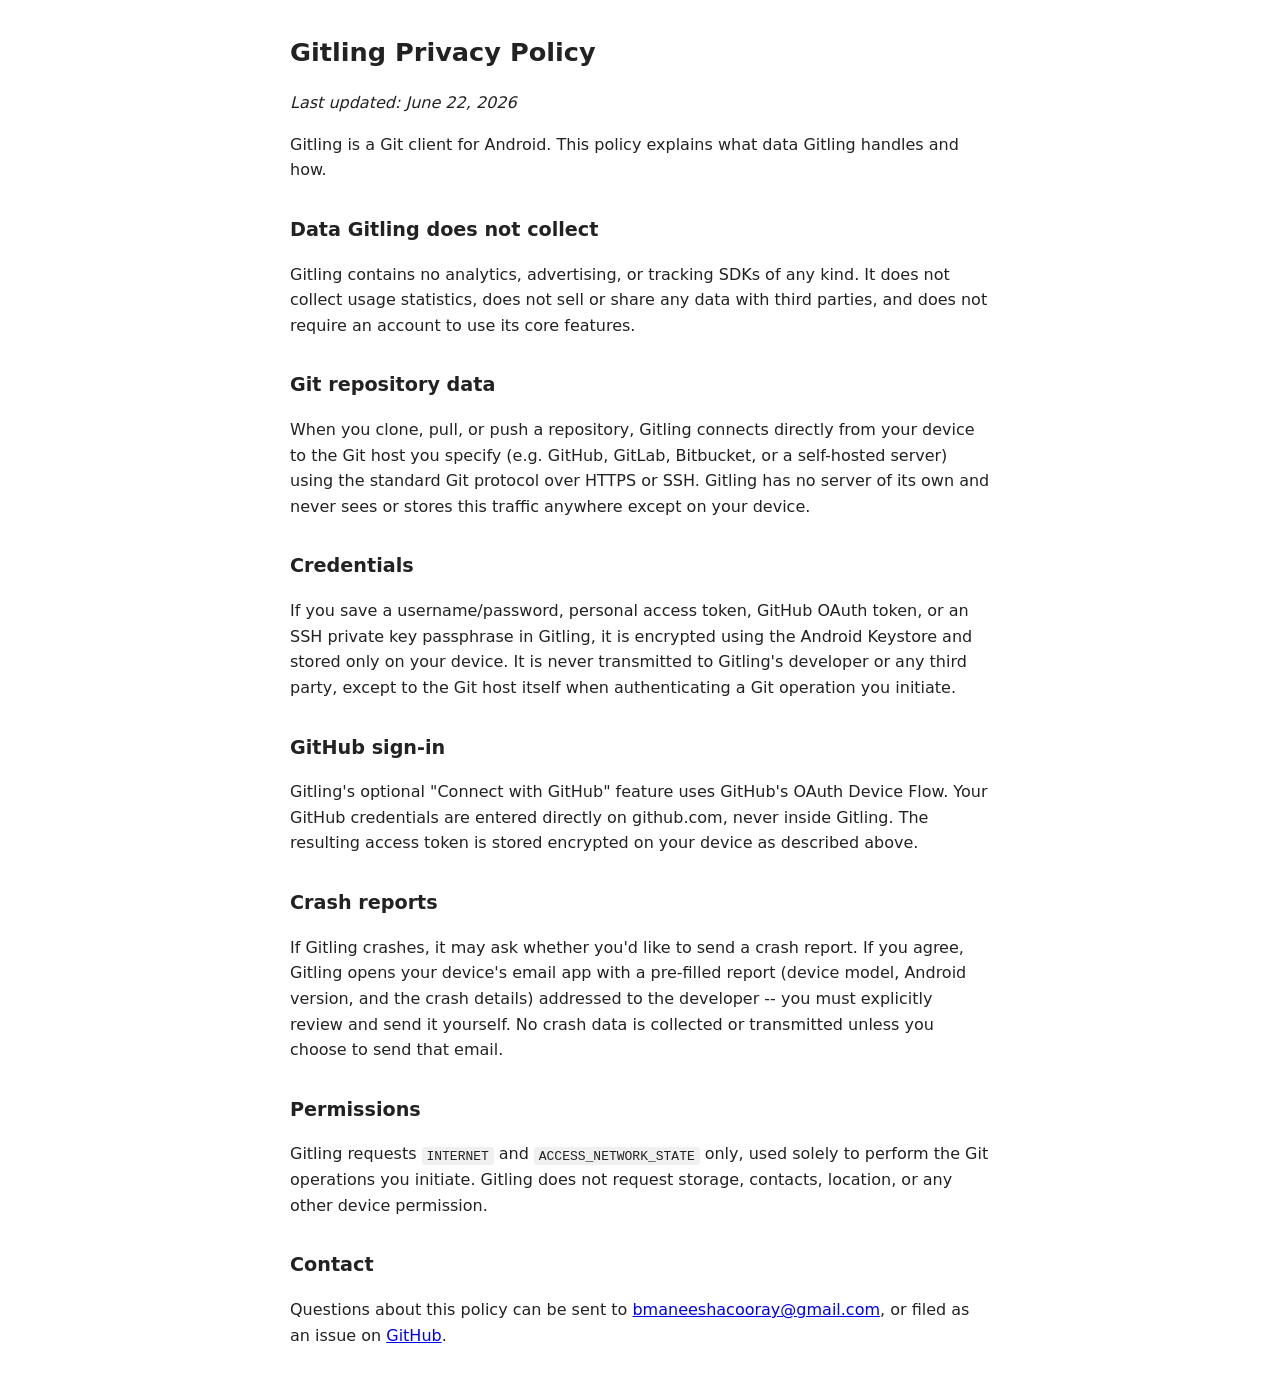
<file: privacy.html>
<!DOCTYPE html>
<html lang="en">
<head>
<meta charset="utf-8">
<title>Gitling Privacy Policy</title>
<meta name="viewport" content="width=device-width, initial-scale=1">
<style>
  body { font-family: -apple-system, system-ui, sans-serif; max-width: 700px; margin: 2rem auto; padding: 0 1rem; line-height: 1.6; color: #222; }
  h1 { font-size: 1.6rem; }
  h2 { font-size: 1.2rem; margin-top: 2rem; }
  code { background: #f0f0f0; padding: 0.1rem 0.3rem; border-radius: 3px; }
</style>
</head>
<body>

<h1>Gitling Privacy Policy</h1>
<p><em>Last updated: June 22, 2026</em></p>

<p>Gitling is a Git client for Android. This policy explains what data Gitling handles and how.</p>

<h2>Data Gitling does not collect</h2>
<p>Gitling contains no analytics, advertising, or tracking SDKs of any kind. It does not collect usage statistics, does not sell or share any data with third parties, and does not require an account to use its core features.</p>

<h2>Git repository data</h2>
<p>When you clone, pull, or push a repository, Gitling connects directly from your device to the Git host you specify (e.g. GitHub, GitLab, Bitbucket, or a self-hosted server) using the standard Git protocol over HTTPS or SSH. Gitling has no server of its own and never sees or stores this traffic anywhere except on your device.</p>

<h2>Credentials</h2>
<p>If you save a username/password, personal access token, GitHub OAuth token, or an SSH private key passphrase in Gitling, it is encrypted using the Android Keystore and stored only on your device. It is never transmitted to Gitling's developer or any third party, except to the Git host itself when authenticating a Git operation you initiate.</p>

<h2>GitHub sign-in</h2>
<p>Gitling's optional "Connect with GitHub" feature uses GitHub's OAuth Device Flow. Your GitHub credentials are entered directly on github.com, never inside Gitling. The resulting access token is stored encrypted on your device as described above.</p>

<h2>Crash reports</h2>
<p>If Gitling crashes, it may ask whether you'd like to send a crash report. If you agree, Gitling opens your device's email app with a pre-filled report (device model, Android version, and the crash details) addressed to the developer -- you must explicitly review and send it yourself. No crash data is collected or transmitted unless you choose to send that email.</p>

<h2>Permissions</h2>
<p>Gitling requests <code>INTERNET</code> and <code>ACCESS_NETWORK_STATE</code> only, used solely to perform the Git operations you initiate. Gitling does not request storage, contacts, location, or any other device permission.</p>

<h2>Contact</h2>
<p>Questions about this policy can be sent to <a href="mailto:bmaneeshacooray@gmail.com">bmaneeshacooray@gmail.com</a>, or filed as an issue on <a href="https://github.com/maneeshacooray/Gitling/issues">GitHub</a>.</p>

</body>
</html>
</file>
